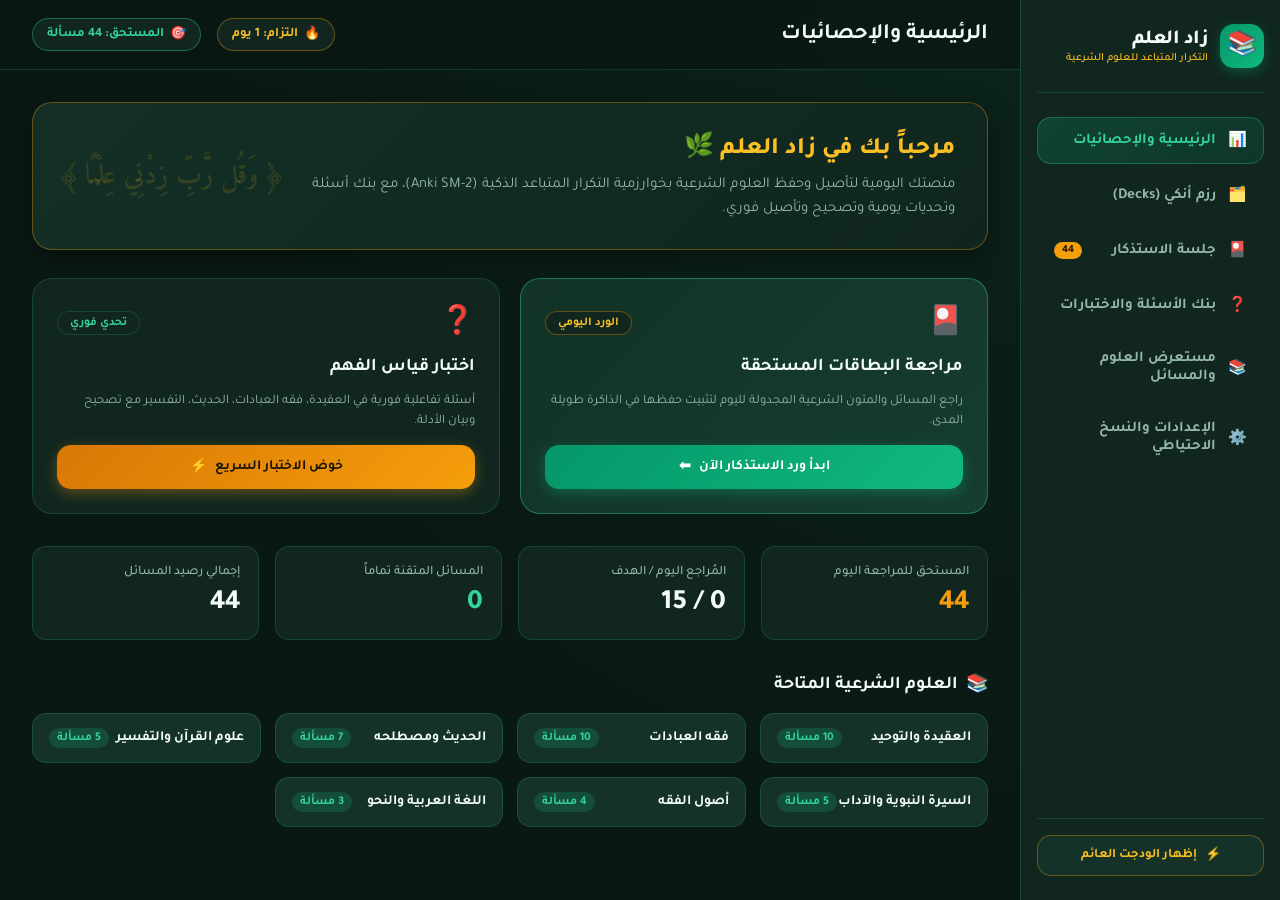
<file: frontend/index.html>
<!DOCTYPE html>
<html lang="ar" dir="rtl">
<head>
  <meta charset="UTF-8">
  <meta name="viewport" content="width=device-width, initial-scale=1.0">
  <title>زاد العلم — رفيقك اليومي لتعلم العلوم الشرعية</title>
  <link rel="stylesheet" href="css/styles.css">
</head>
<body>
  <div class="app-container">
    <!-- Sidebar -->
    <aside class="sidebar">
      <div class="brand">
        <div class="brand-icon">📚</div>
        <div>
          <div class="brand-title">زاد العلم</div>
          <div class="brand-subtitle">التكرار المتباعد للعلوم الشرعية</div>
        </div>
      </div>

      <ul class="nav-list">
        <li>
          <button class="nav-btn active" data-view="dashboard">
            <span>📊</span>
            <span>الرئيسية والإحصائيات</span>
          </button>
        </li>
        <li>
          <button class="nav-btn" data-view="decks">
            <span>🗂️</span>
            <span>رزم أنكي (Decks)</span>
          </button>
        </li>
        <li>
          <button class="nav-btn" data-view="study">
            <span>🎴</span>
            <span>جلسة الاستذكار</span>
            <span class="nav-badge" id="nav-study-badge">0</span>
          </button>
        </li>
        <li>
          <button class="nav-btn" data-view="quiz">
            <span>❓</span>
            <span>بنك الأسئلة والاختبارات</span>
          </button>
        </li>
        <li>
          <button class="nav-btn" data-view="browser">
            <span>📚</span>
            <span>مستعرض العلوم والمسائل</span>
          </button>
        </li>
        <li>
          <button class="nav-btn" data-view="settings">
            <span>⚙️</span>
            <span>الإعدادات والنسخ الاحتياطي</span>
          </button>
        </li>
      </ul>

      <div class="sidebar-footer">
        <button class="widget-quick-btn" onclick="App.openWidget()">
          <span>⚡</span>
          <span>إظهار الودجت العائم</span>
        </button>
      </div>
    </aside>

    <!-- Main View Area -->
    <main class="main-view">
      <!-- Top sticky bar -->
      <header class="top-bar">
        <h1 class="top-title" id="top-bar-title">الرئيسية والإحصائيات</h1>
        <div class="stats-badges">
          <div class="badge-item badge-streak">
            <span>🔥</span>
            <span>التزام: <strong id="top-streak-count">1</strong> يوم</span>
          </div>
          <div class="badge-item badge-due">
            <span>🎯</span>
            <span>المستحق: <strong id="top-due-count">0</strong> مسألة</span>
          </div>
        </div>
      </header>

      <!-- ============================================== -->
      <!-- VIEW 1: DASHBOARD -->
      <!-- ============================================== -->
      <section class="content-section active" id="view-dashboard">
        <div class="welcome-hero">
          <h2 class="hero-title">مرحباً بك في زاد العلم 🌿</h2>
          <p class="hero-subtitle">
            منصتك اليومية لتأصيل وحفظ العلوم الشرعية بخوارزمية التكرار المتباعد الذكية (Anki SM-2)، مع بنك أسئلة وتحديات يومية وتصحيح وتأصيل فوري.
          </p>
        </div>

        <!-- Action Cards Grid -->
        <div class="action-cards-grid">
          <div class="action-card featured">
            <div class="card-top">
              <span class="action-icon">🎴</span>
              <span class="tag-badge" style="color:var(--text-gold); border-color:var(--border-gold);">الورد اليومي</span>
            </div>
            <h3 class="action-card-title">مراجعة البطاقات المستحقة</h3>
            <p class="action-card-desc">راجع المسائل والمتون الشرعية المجدولة لليوم لتثبيت حفظها في الذاكرة طويلة المدى.</p>
            <button class="action-btn btn-primary" onclick="App.switchView('study')">
              <span>ابدأ ورد الاستذكار الآن</span>
              <span>⬅</span>
            </button>
          </div>

          <div class="action-card">
            <div class="card-top">
              <span class="action-icon">❓</span>
              <span class="tag-badge" style="color:var(--text-emerald); border-color:var(--border-color);">تحدي فوري</span>
            </div>
            <h3 class="action-card-title">اختبار قياس الفهم</h3>
            <p class="action-card-desc">أسئلة تفاعلية فورية في العقيدة، فقه العبادات، الحديث، التفسير مع تصحيح وبيان الأدلة.</p>
            <button class="action-btn btn-gold" onclick="App.switchView('quiz')">
              <span>خوض الاختبار السريع</span>
              <span>⚡</span>
            </button>
          </div>
        </div>

        <!-- Metric Numbers -->
        <div class="stats-metrics-grid">
          <div class="metric-card">
            <span class="metric-label">المستحق للمراجعة اليوم</span>
            <span class="metric-value" id="metric-due-val" style="color:var(--accent-gold);">0</span>
          </div>
          <div class="metric-card">
            <span class="metric-label">المُراجع اليوم / الهدف</span>
            <span class="metric-value" id="metric-today-val">0 / 15</span>
          </div>
          <div class="metric-card">
            <span class="metric-label">المسائل المتقنة تماماً</span>
            <span class="metric-value" id="metric-mastered-val" style="color:var(--text-emerald);">0</span>
          </div>
          <div class="metric-card">
            <span class="metric-label">إجمالي رصيد المسائل</span>
            <span class="metric-value" id="metric-total-val">0</span>
          </div>
        </div>

        <!-- Categories breakdown -->
        <h3 class="section-title">
          <span>📚</span>
          <span>العلوم الشرعية المتاحة</span>
        </h3>
        <div class="category-chips-grid" id="category-chips-list">
          <!-- Populated dynamically -->
        </div>
      </section>

      <!-- ============================================== -->
      <!-- VIEW: ANKI DECKS -->
      <!-- ============================================== -->
      <section class="content-section" id="view-decks">
        <div class="anki-header-row">
          <div>
            <h2 style="font-size: 20px; font-weight: 800; color: var(--text-gold); margin-bottom: 4px;">رزم وقوالب أنكي (Anki Decks)</h2>
            <p style="font-size: 13px; color: var(--text-muted);">
              استورد رزمك الخاصة من Anki بصيغة <code>.apkg</code> مع دعم كامل لقوالب البطاقات والوسائط وملء الفراغات (Cloze).
            </p>
          </div>
          <button class="action-btn btn-primary" onclick="DecksManager.triggerFileInput()">
            <span>📥</span>
            <span>استيراد رزمة (.apkg)</span>
          </button>
          <input type="file" id="anki-file-input" accept=".apkg,.colpkg,.zip" style="display:none;" onchange="DecksManager.handleFileSelect(event)">
        </div>

        <!-- Dropzone for Drag & Drop .apkg -->
        <div class="anki-dropzone" id="anki-drop-zone" onclick="DecksManager.triggerFileInput()">
          <div class="dropzone-icon">📦</div>
          <div class="dropzone-title">اسحب وأفلت رزمة أنكي (.apkg) هنا مباشرة</div>
          <div class="dropzone-desc">أو انقر لاختيار ملف من جهازك. يتم استخراج البطاقات، القوالب، وملفات الصوت والصور تلقائياً.</div>
        </div>

        <!-- Decks Grid -->
        <div class="decks-grid" id="decks-grid">
          <!-- Populated by DecksManager -->
        </div>
      </section>

      <!-- ============================================== -->
      <!-- VIEW 2: STUDY / FLASHCARDS -->
      <!-- ============================================== -->
      <section class="content-section" id="view-study">
        <div class="study-container">
          <div class="study-header">
            <div class="study-card-meta">
              <span class="tag-badge tag-category" id="study-card-category">العقيدة</span>
              <span class="tag-badge tag-topic" id="study-card-topic">الأصول الثلاثة</span>
              <span class="tag-badge" id="study-card-difficulty" style="color:var(--text-muted);">مبتدئ</span>
            </div>
            <div id="study-progress-text" style="font-size:13px; color:var(--text-muted); font-weight:600;">بطاقة 1 من 10</div>
          </div>

          <!-- Empty State -->
          <div id="study-empty-state" style="display:none; text-align:center; padding:60px 20px; background:var(--bg-surface); border-radius:var(--radius-lg); border:1px solid var(--border-color);">
            <div style="font-size:48px; margin-bottom:14px;">🎉</div>
            <h3 style="font-size:20px; margin-bottom:8px; color:var(--text-gold);">ما شاء الله! أنهيت جميع مراجعات هذا القسم</h3>
            <p style="color:var(--text-muted); max-width:400px; margin:0 auto 20px; font-size:14px;">لقد راجعت جميع المسائل المستحقة لليوم بنجاح وفق خوارزمية التكرار المتباعد.</p>
            <button class="action-btn btn-primary" style="margin:0 auto;" onclick="App.switchView('dashboard')">العودة للرئيسية</button>
          </div>

          <!-- Card Content Box -->
          <div class="flashcard-box" id="study-card-content">
            <div class="card-question-box">
              <div class="card-question-text" id="study-question-text">
                جارٍ تحميل المسألة...
              </div>
            </div>

            <!-- Answer Box (Hidden until revealed) -->
            <div class="card-answer-box" id="study-answer-box">
              <div class="card-answer-title">💡 الإجابة والتأصيل الشرعي:</div>
              <div class="card-answer-text" id="study-answer-text"></div>
              
              <div class="card-explanation-box" id="study-explanation-box">
                <span class="explanation-label">📖 الدليل والبيان:</span>
                <div id="study-explanation-text"></div>
              </div>
            </div>

            <!-- Reveal Button -->
            <div class="reveal-btn-container" id="study-reveal-box">
              <button class="btn-reveal" onclick="StudySession.revealAnswer()">
                <span>كشف الإجابة الشرعية (المسافة Space)</span>
              </button>
            </div>

            <!-- 4-Rating buttons (Anki SM-2) -->
            <div class="rating-bar" id="study-rating-bar">
              <button class="rate-btn rate-again" onclick="StudySession.submitRating(1)">
                <span class="rating-name">🔴 أعد (1)</span>
                <span class="rating-time" id="est-again">1 يوم</span>
              </button>
              <button class="rate-btn rate-hard" onclick="StudySession.submitRating(2)">
                <span class="rating-name">🟡 صعب (2)</span>
                <span class="rating-time" id="est-hard">2 يوم</span>
              </button>
              <button class="rate-btn rate-good" onclick="StudySession.submitRating(3)">
                <span class="rating-name">🟢 جيد (3)</span>
                <span class="rating-time" id="est-good">4 أيام</span>
              </button>
              <button class="rate-btn rate-easy" onclick="StudySession.submitRating(4)">
                <span class="rating-name">🔵 سهل (4)</span>
                <span class="rating-time" id="est-easy">7 أيام</span>
              </button>
            </div>
          </div>
        </div>
      </section>

      <!-- ============================================== -->
      <!-- VIEW 3: QUIZ MODE -->
      <!-- ============================================== -->
      <section class="content-section" id="view-quiz">
        <div class="quiz-container">
          <div class="quiz-score-bar">
            <div class="study-card-meta">
              <span class="tag-badge tag-category" id="quiz-card-category">فقه العبادات</span>
              <span class="tag-badge tag-topic" id="quiz-card-topic">فقه الطهارة</span>
            </div>
            <div class="score-stats">
              <div>النتيجة: <strong id="quiz-score-val" style="color:var(--text-emerald);">0 / 0</strong></div>
              <div>الدقة: <strong id="quiz-accuracy-val" style="color:var(--text-gold);">100%</strong></div>
            </div>
          </div>

          <!-- Empty State -->
          <div id="quiz-empty-state" style="display:none; text-align:center; padding:60px 20px; background:var(--bg-surface); border-radius:var(--radius-lg);">
            <div style="font-size:48px; margin-bottom:14px;">🎯</div>
            <h3 style="color:var(--text-gold); margin-bottom:8px;">انتهى الاختبار!</h3>
            <p style="color:var(--text-muted); margin-bottom:20px;">أحسنت في استذكار واختبار هذه المسائل الشرعية.</p>
            <button class="action-btn btn-gold" style="margin:0 auto;" onclick="QuizSession.init('all')">إعادة الاختبار مجدداً</button>
          </div>

          <!-- Question Box -->
          <div class="quiz-question-box" id="quiz-question-box">
            <div style="display:flex; justify-content:space-between; margin-bottom:12px; font-size:12px; color:var(--text-muted);">
              <span>اختر الإجابة الصحيحة (يمكن استخدام مفاتيح 1, 2, 3, 4):</span>
              <span id="quiz-progress-text">سؤال 1</span>
            </div>
            <div class="quiz-question-title" id="quiz-question-text">
              جارٍ تحميل السؤال...
            </div>

            <!-- Options Container -->
            <div class="quiz-options-list" id="quiz-options-list">
              <!-- Rendered via JS -->
            </div>

            <!-- Instant Proof and scholarly explanation -->
            <div class="quiz-proof-box" id="quiz-proof-box">
              <div class="quiz-proof-title">
                <span>📖</span>
                <span>التأصيل والدليل الشرعي:</span>
              </div>
              <div class="quiz-proof-text" id="quiz-proof-text"></div>
            </div>

            <!-- Next button -->
            <div class="quiz-next-bar" id="quiz-next-bar">
              <button class="action-btn btn-primary" onclick="QuizSession.nextQuestion()">
                <span>السؤال التالي (المسافة Space)</span>
                <span>⬅</span>
              </button>
            </div>
          </div>
        </div>
      </section>

      <!-- ============================================== -->
      <!-- VIEW 4: DECK BROWSER & MANAGEMENT -->
      <!-- ============================================== -->
      <section class="content-section" id="view-browser">
        <div class="browser-top-bar">
          <div class="search-input-box">
            <input type="text" class="search-input" id="browser-search-input" placeholder="🔍 ابحث في نصوص الأسئلة والمسائل والأدلة...">
          </div>

          <select class="filter-select" id="browser-category-filter">
            <option value="all">جميع العلوم الشرعية</option>
            <option value="العقيدة والتوحيد">العقيدة والتوحيد</option>
            <option value="فقه العبادات">فقه العبادات</option>
            <option value="الحديث ومصطلحه">الحديث ومصطلحه</option>
            <option value="علوم القرآن والتفسير">علوم القرآن والتفسير</option>
            <option value="السيرة النبوية والآداب">السيرة النبوية والآداب</option>
            <option value="أصول الفقه">أصول الفقه</option>
            <option value="اللغة العربية والنحو">اللغة العربية والنحو</option>
          </select>

          <select class="filter-select" id="browser-state-filter">
            <option value="all">جميع الحالات</option>
            <option value="due">المستحقة للمراجعة اليوم</option>
            <option value="new">الجديدة</option>
            <option value="learning">قيد التعلم</option>
            <option value="mastered">المتقنة</option>
          </select>

          <button class="action-btn btn-primary" onclick="DeckBrowser.openAddModal()">
            <span>➕</span>
            <span>إضافة مسألة</span>
          </button>

          <button class="icon-btn" title="تصدير المسائل (JSON)" onclick="DeckBrowser.exportData()">📤</button>
          <button class="icon-btn" title="استيراد مسائل (JSON)" onclick="DeckBrowser.importData()">📥</button>
        </div>

        <div style="font-size:13px; color:var(--text-muted); margin-bottom:12px;" id="browser-count-text">
          جارٍ التحميل...
        </div>

        <div class="browser-cards-list" id="browser-cards-list">
          <!-- Populated dynamically -->
        </div>
      </section>

      <!-- ============================================== -->
      <!-- VIEW 5: SETTINGS -->
      <!-- ============================================== -->
      <section class="content-section" id="view-settings">
        <div style="max-width:680px; margin:0 auto; background:var(--bg-surface); border:1px solid var(--border-color); border-radius:var(--radius-lg); padding:32px;">
          <h2 style="font-size:20px; font-weight:700; margin-bottom:24px; color:var(--text-gold);">إعدادات البرنامج والتفضيلات</h2>

          <div class="form-group">
            <label class="form-label">الهدف اليومي للمراجعة (عدد البطاقات):</label>
            <input type="number" class="form-input" id="setting-daily-goal" min="5" max="100" value="15">
          </div>

          <div class="form-group">
            <label class="form-label">تكرار ظهور الودجت العائم تلقائياً (بالدقائق):</label>
            <input type="number" class="form-input" id="setting-widget-interval" min="5" max="240" value="30">
          </div>

          <div class="form-group" style="flex-direction:row; align-items:center; gap:12px; margin-top:12px;">
            <input type="checkbox" id="setting-widget-enabled" checked style="width:18px; height:18px; cursor:pointer;">
            <label for="setting-widget-enabled" class="form-label" style="margin:0; cursor:pointer;">تفعيل التذكير التلقائي بالودجت على سطح المكتب أثناء العمل</label>
          </div>

          <div class="form-group" style="flex-direction:row; align-items:center; gap:12px;">
            <input type="checkbox" id="setting-sound-enabled" checked style="width:18px; height:18px; cursor:pointer;">
            <label for="setting-sound-enabled" class="form-label" style="margin:0; cursor:pointer;">تفعيل المؤثرات الصوتية التفاعلية الهادئة</label>
          </div>

          <div style="margin:24px 0; padding:16px; background:var(--bg-card); border-radius:var(--radius-md); border:1px solid var(--border-color);">
            <div style="font-size:14px; font-weight:600; margin-bottom:6px;">إجمالي المراجعات المسجلة في مسيرتك العلمية:</div>
            <div style="font-size:26px; font-weight:800; color:var(--text-emerald);" id="setting-total-reviews">0</div>
          </div>

          <div style="display:flex; justify-content:flex-end; gap:12px;">
            <button class="action-btn btn-primary" id="btn-save-settings">حفظ التغييرات</button>
          </div>
        </div>
      </section>
    </main>
  </div>

  <!-- Modal for Add/Edit Card -->
  <div class="modal-overlay" id="card-edit-modal">
    <div class="modal-box">
      <h3 class="modal-title" id="modal-card-title">إضافة مسألة جديدة</h3>

      <div class="form-group">
        <label class="form-label">العلم الشرعي:</label>
        <select class="form-select" id="form-card-category">
          <option value="العقيدة والتوحيد">العقيدة والتوحيد</option>
          <option value="فقه العبادات">فقه العبادات</option>
          <option value="الحديث ومصطلحه">الحديث ومصطلحه</option>
          <option value="علوم القرآن والتفسير">علوم القرآن والتفسير</option>
          <option value="السيرة النبوية والآداب">السيرة النبوية والآداب</option>
          <option value="أصول الفقه">أصول الفقه</option>
          <option value="اللغة العربية والنحو">اللغة العربية والنحو</option>
        </select>
      </div>

      <div class="form-group">
        <label class="form-label">الموضوع / الباب الفرعي:</label>
        <input type="text" class="form-input" id="form-card-topic" placeholder="مثال: الأصول الثلاثة، فقه الصلاة...">
      </div>

      <div class="form-group">
        <label class="form-label">نوع البطاقة:</label>
        <select class="form-select" id="form-card-type" onchange="DeckBrowser.toggleOptionsField()">
          <option value="flashcard">بطاقة استذكار (وجهين: سؤال وجواب وتأصيل)</option>
          <option value="quiz">سؤال اختيار من متعدد (Quiz مع خيارات وتصحيح)</option>
        </select>
      </div>

      <div class="form-group">
        <label class="form-label">نص السؤال أو المسألة:</label>
        <textarea class="form-textarea" id="form-card-question" rows="3" placeholder="اكتب السؤال أو المسألة الشرعية..."></textarea>
      </div>

      <!-- Options container for Quiz -->
      <div class="form-group" id="form-quiz-options-group" style="display:none;">
        <label class="form-label">الخيارات (اكتب كل خيار في سطر منفصل):</label>
        <textarea class="form-textarea" id="form-card-options" rows="4" placeholder="الخيار الأول&#10;الخيار الثاني&#10;الخيار الثالث&#10;الخيار الرابع"></textarea>
        
        <label class="form-label" style="margin-top:8px;">رقم الخيار الصحيح (0 للخيار الأول، 1 للثاني...):</label>
        <input type="number" class="form-input" id="form-card-correct-idx" min="0" max="4" value="0">
      </div>

      <div class="form-group">
        <label class="form-label">الإجابة الشافية:</label>
        <textarea class="form-textarea" id="form-card-answer" rows="3" placeholder="اكتب الحكم أو الجواب الصحيح..."></textarea>
      </div>

      <div class="form-group">
        <label class="form-label">التأصيل والدليل والتعليل الشرعي:</label>
        <textarea class="form-textarea" id="form-card-explanation" rows="3" placeholder="الدليل من القرآن أو السنة وأقوال أهل العلم..."></textarea>
      </div>

      <div class="modal-footer">
        <button class="btn-secondary" onclick="DeckBrowser.closeModal()">إلغاء</button>
        <button class="action-btn btn-primary" onclick="DeckBrowser.saveModalCard()">حفظ المسألة</button>
      </div>
    </div>
  </div>

  <!-- Anki Import Loading Overlay -->
  <div class="loading-overlay" id="anki-import-loading">
    <div class="spinner"></div>
    <div style="font-size: 16px; font-weight: 700;" id="anki-loading-text">جارٍ استيراد رزمة أنكي...</div>
  </div>

  <!-- Anki Import Success Modal -->
  <div class="modal-overlay" id="anki-import-success-modal">
    <div class="modal-box" style="text-align: center;">
      <div style="font-size: 48px; margin-bottom: 12px;">🎉</div>
      <h3 class="modal-title" style="margin-bottom: 8px;">تم استيراد الرزمة بنجاح!</h3>
      <p style="color: var(--text-muted); font-size: 14px; margin-bottom: 24px;">
        تمت قراءة وتحليل بيانات الرزمة وقوالبها بالكامل:
      </p>

      <div style="background: var(--bg-card); border-radius: var(--radius-md); padding: 18px; margin-bottom: 24px; text-align: right; display: flex; flex-direction: column; gap: 8px;">
        <div>📖 <strong>اسم الرزمة:</strong> <span id="import-res-deck" style="color: var(--text-gold);"></span></div>
        <div>🎴 <strong>عدد البطاقات:</strong> <span id="import-res-cards" style="color: var(--text-emerald); font-weight: 700;"></span></div>
        <div>📝 <strong>عدد الملاحظات:</strong> <span id="import-res-notes"></span></div>
        <div>🔊 <strong>ملفات الوسائط المستخرجة:</strong> <span id="import-res-media"></span></div>
      </div>

      <button class="action-btn btn-primary" style="margin: 0 auto; width: 100%;" onclick="DecksManager.closeSuccessModal()">
        ممتاز، ابدأ المراجعة الآن
      </button>
    </div>
  </div>

  <!-- Scripts -->
  <script src="js/tauri-bridge.js"></script>
  <script src="js/anki-template.js"></script>
  <script src="js/decks.js"></script>
  <script src="js/study.js"></script>
  <script src="js/quiz.js"></script>
  <script src="js/browser.js"></script>
  <script src="js/app.js"></script>
</body>
</html>
</file>
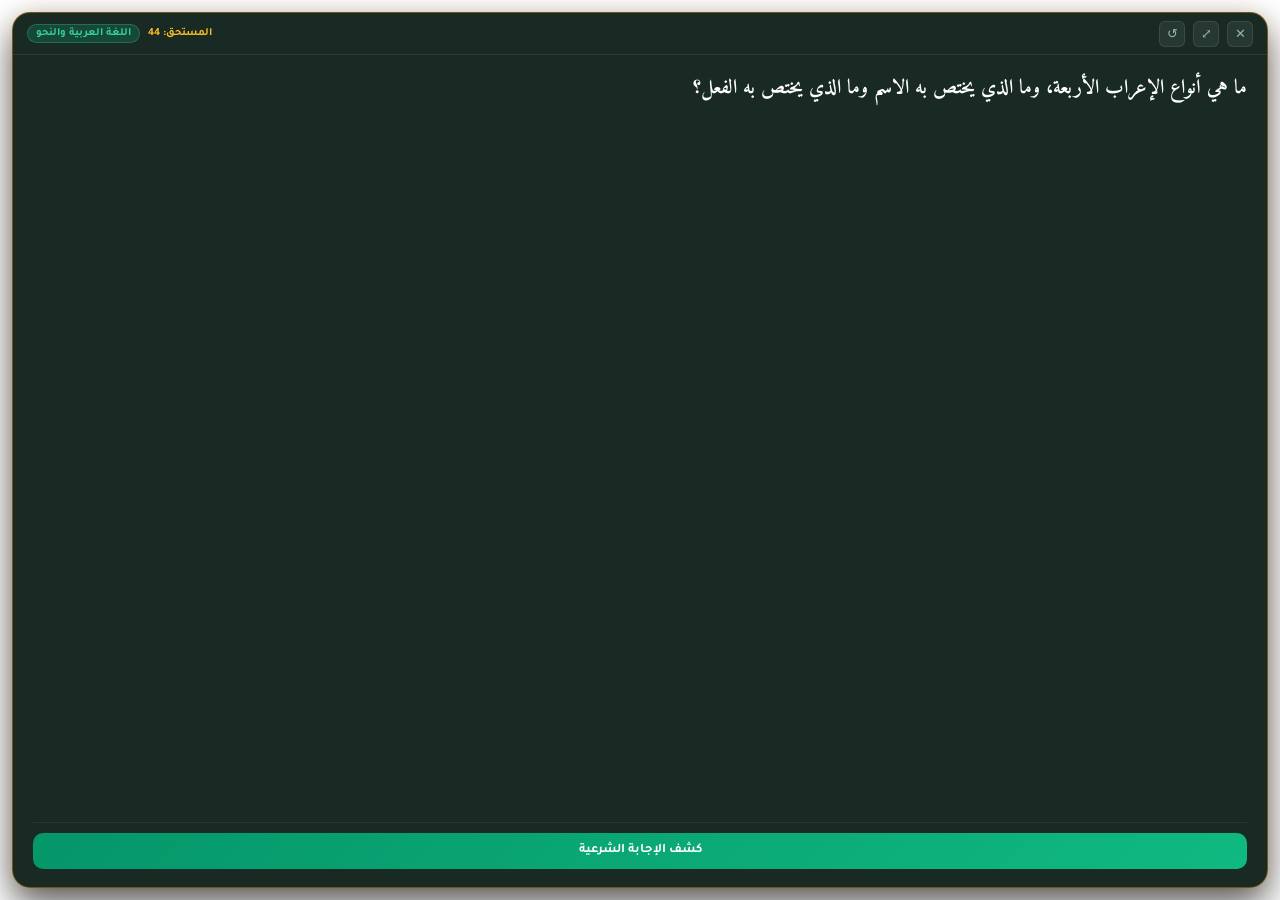
<file: frontend/widget.html>
<!DOCTYPE html>
<html lang="ar" dir="rtl">
<head>
  <meta charset="UTF-8">
  <meta name="viewport" content="width=device-width, initial-scale=1.0">
  <title>زاد العلم — الودجت السريع</title>
  <link rel="stylesheet" href="css/widget.css">
</head>
<body>
  <div class="widget-frame">
    <div class="widget-window">
      <!-- Drag Handle Header -->
      <div class="widget-header">
        <div class="header-left">
          <button class="w-btn w-btn-close" id="w-btn-close" title="إخفاء الودجت">✕</button>
          <button class="w-btn" id="w-btn-expand" title="فتح النافذة الرئيسية">⤢</button>
          <button class="w-btn" id="w-btn-next" title="المسألة التالية">↺</button>
        </div>

        <div class="header-right">
          <span class="widget-due-badge">المستحق: <strong id="w-due-count">0</strong></span>
          <span class="widget-badge" id="w-category-badge">العقيدة</span>
        </div>
      </div>

      <!-- Main Body -->
      <div class="widget-body">
        <div class="w-question-box">
          <div class="w-question-text" id="w-question-text">
            جارٍ استحضار مسألة شرعية...
          </div>
        </div>

        <!-- Quiz Options (Shown if question has multiple choice options) -->
        <div class="w-options-list" id="w-options-list"></div>

        <!-- Answer / Proof Box -->
        <div class="w-answer-box" id="w-answer-box">
          <strong style="color:var(--text-gold); display:block; margin-bottom:4px;">💡 الإجابة والتأصيل:</strong>
          <div id="w-answer-text"></div>
          <div class="w-explanation-text" id="w-explanation-text"></div>
        </div>

        <!-- Footer Controls -->
        <div class="w-footer">
          <!-- Reveal Button for Flashcard mode -->
          <button class="w-reveal-btn" id="w-reveal-btn">كشف الإجابة الشرعية</button>

          <!-- SM-2 Rating Grid (Shown after reveal) -->
          <div class="w-rating-grid" id="w-rating-grid">
            <button class="w-rate-btn w-rate-again" id="w-btn-again">أعد</button>
            <button class="w-rate-btn w-rate-hard" id="w-btn-hard">صعب</button>
            <button class="w-rate-btn w-rate-good" id="w-btn-good">جيد</button>
            <button class="w-rate-btn w-rate-easy" id="w-btn-easy">سهل</button>
          </div>
        </div>
      </div>
    </div>
  </div>

  <script src="js/tauri-bridge.js"></script>
  <script src="js/anki-template.js"></script>
  <script src="js/widget.js"></script>
</body>
</html>
</file>
<file: frontend/css/styles.css>
@import url('https://fonts.googleapis.com/css2?family=Amiri:ital,wght@0,400;0,700;1,400&family=Tajawal:wght@300;400;500;700;900&display=swap');

:root {
  --bg-main: #0a1813;
  --bg-surface: #10261f;
  --bg-card: #153229;
  --bg-card-hover: #1c4236;
  --border-color: rgba(52, 211, 153, 0.18);
  --border-gold: rgba(245, 158, 11, 0.35);

  --text-main: #f3fbf7;
  --text-muted: #93b7a8;
  --text-gold: #fbbf24;
  --text-emerald: #34d399;

  --accent-primary: #10b981;
  --accent-primary-hover: #059669;
  --accent-gold: #f59e0b;
  --accent-gold-hover: #d97706;

  --color-again: #ef4444;
  --color-hard: #f59e0b;
  --color-good: #10b981;
  --color-easy: #3b82f6;

  --radius-sm: 8px;
  --radius-md: 14px;
  --radius-lg: 20px;
  --radius-full: 9999px;

  --shadow-sm: 0 2px 8px rgba(0, 0, 0, 0.25);
  --shadow-md: 0 8px 24px rgba(0, 0, 0, 0.35);
  --shadow-lg: 0 16px 40px rgba(0, 0, 0, 0.5);
  --shadow-gold: 0 0 20px rgba(245, 158, 11, 0.2);

  --font-arabic: 'Tajawal', -apple-system, BlinkMacSystemFont, 'Segoe UI', Roboto, sans-serif;
  --font-traditional: 'Amiri', serif;
}

* {
  margin: 0;
  padding: 0;
  box-sizing: border-box;
}

body {
  font-family: var(--font-arabic);
  background-color: var(--bg-main);
  color: var(--text-main);
  direction: rtl;
  text-align: right;
  min-height: 100vh;
  overflow-x: hidden;
  user-select: none;
}

/* Scrollbars */
::-webkit-scrollbar {
  width: 8px;
  height: 8px;
}
::-webkit-scrollbar-track {
  background: var(--bg-main);
}
::-webkit-scrollbar-thumb {
  background: var(--bg-card-hover);
  border-radius: var(--radius-full);
}
::-webkit-scrollbar-thumb:hover {
  background: var(--accent-primary);
}

/* App Container Layout */
.app-container {
  display: flex;
  height: 100vh;
  overflow: hidden;
}

/* Sidebar Navigation */
.sidebar {
  width: 260px;
  background: var(--bg-surface);
  border-left: 1px solid var(--border-color);
  display: flex;
  flex-direction: column;
  padding: 24px 16px;
  flex-shrink: 0;
}

.brand {
  display: flex;
  align-items: center;
  gap: 12px;
  padding-bottom: 24px;
  border-bottom: 1px solid var(--border-color);
  margin-bottom: 24px;
}

.brand-icon {
  width: 44px;
  height: 44px;
  border-radius: var(--radius-md);
  background: linear-gradient(135deg, #059669, #10b981);
  display: flex;
  align-items: center;
  justify-content: center;
  font-size: 24px;
  box-shadow: 0 4px 12px rgba(16, 185, 129, 0.3);
}

.brand-title {
  font-size: 20px;
  font-weight: 800;
  color: var(--text-main);
  letter-spacing: -0.5px;
}

.brand-subtitle {
  font-size: 11px;
  color: var(--text-gold);
  font-weight: 500;
}

.nav-list {
  list-style: none;
  display: flex;
  flex-direction: column;
  gap: 8px;
  flex: 1;
}

.nav-btn {
  display: flex;
  align-items: center;
  gap: 12px;
  width: 100%;
  padding: 12px 16px;
  border-radius: var(--radius-md);
  background: transparent;
  border: 1px solid transparent;
  color: var(--text-muted);
  font-family: inherit;
  font-size: 15px;
  font-weight: 600;
  cursor: pointer;
  transition: all 0.2s ease;
  text-align: right;
}

.nav-btn:hover {
  background: var(--bg-card);
  color: var(--text-main);
}

.nav-btn.active {
  background: linear-gradient(135deg, rgba(16, 185, 129, 0.2), rgba(5, 150, 105, 0.15));
  border-color: rgba(52, 211, 153, 0.3);
  color: var(--text-emerald);
}

.nav-badge {
  margin-right: auto;
  background: var(--accent-gold);
  color: #1a1505;
  font-size: 11px;
  font-weight: 700;
  padding: 2px 8px;
  border-radius: var(--radius-full);
}

.sidebar-footer {
  padding-top: 16px;
  border-top: 1px solid var(--border-color);
  display: flex;
  flex-direction: column;
  gap: 10px;
}

.widget-quick-btn {
  display: flex;
  align-items: center;
  justify-content: center;
  gap: 8px;
  padding: 10px;
  background: var(--bg-card);
  border: 1px solid var(--border-gold);
  color: var(--text-gold);
  border-radius: var(--radius-md);
  font-family: inherit;
  font-size: 13px;
  font-weight: 600;
  cursor: pointer;
  transition: all 0.2s;
}

.widget-quick-btn:hover {
  background: rgba(245, 158, 11, 0.15);
  box-shadow: var(--shadow-gold);
}

/* Main Content Area */
.main-view {
  flex: 1;
  display: flex;
  flex-direction: column;
  height: 100vh;
  overflow-y: auto;
  background: radial-gradient(circle at top right, rgba(16, 185, 129, 0.07), transparent 60%);
}

.top-bar {
  padding: 18px 32px;
  display: flex;
  align-items: center;
  justify-content: space-between;
  border-bottom: 1px solid var(--border-color);
  backdrop-filter: blur(8px);
  position: sticky;
  top: 0;
  z-index: 10;
  background: rgba(10, 24, 19, 0.85);
}

.top-title {
  font-size: 22px;
  font-weight: 700;
}

.stats-badges {
  display: flex;
  align-items: center;
  gap: 16px;
}

.badge-item {
  display: flex;
  align-items: center;
  gap: 6px;
  padding: 6px 14px;
  background: var(--bg-surface);
  border: 1px solid var(--border-color);
  border-radius: var(--radius-full);
  font-size: 13px;
  font-weight: 600;
}

.badge-streak {
  border-color: rgba(245, 158, 11, 0.4);
  color: var(--text-gold);
}

.badge-due {
  border-color: rgba(52, 211, 153, 0.4);
  color: var(--text-emerald);
}

/* Page Views Content */
.content-section {
  padding: 32px;
  flex: 1;
  display: none;
}

.content-section.active {
  display: block;
  animation: fadeIn 0.25s ease-out;
}

@keyframes fadeIn {
  from { opacity: 0; transform: translateY(6px); }
  to { opacity: 1; transform: translateY(0); }
}

/* ================================================= */
/* DASHBOARD */
/* ================================================= */
.welcome-hero {
  background: linear-gradient(135deg, rgba(21, 50, 41, 0.9), rgba(16, 38, 31, 0.95));
  border: 1px solid var(--border-gold);
  border-radius: var(--radius-lg);
  padding: 28px 32px;
  margin-bottom: 28px;
  position: relative;
  overflow: hidden;
  box-shadow: var(--shadow-md);
}

.welcome-hero::after {
  content: '﴿ وَقُل رَّبِّ زِدْنِي عِلْمًا ﴾';
  position: absolute;
  left: 24px;
  top: 50%;
  transform: translateY(-50%);
  font-family: var(--font-traditional);
  font-size: 28px;
  color: rgba(251, 191, 36, 0.15);
  font-weight: 700;
  pointer-events: none;
}

.hero-title {
  font-size: 24px;
  font-weight: 800;
  margin-bottom: 8px;
  color: var(--text-gold);
}

.hero-subtitle {
  color: var(--text-muted);
  font-size: 15px;
  max-width: 650px;
  line-height: 1.6;
}

/* Quick Action Bar */
.action-cards-grid {
  display: grid;
  grid-template-columns: repeat(auto-fit, minmax(280px, 1fr));
  gap: 20px;
  margin-bottom: 32px;
}

.action-card {
  background: var(--bg-surface);
  border: 1px solid var(--border-color);
  border-radius: var(--radius-lg);
  padding: 24px;
  display: flex;
  flex-direction: column;
  gap: 14px;
  transition: all 0.25s ease;
  position: relative;
  overflow: hidden;
}

.action-card:hover {
  transform: translateY(-3px);
  border-color: var(--accent-primary);
  box-shadow: var(--shadow-md);
}

.action-card.featured {
  background: linear-gradient(135deg, #123326, #163d2e);
  border-color: rgba(52, 211, 153, 0.4);
}

.card-top {
  display: flex;
  align-items: center;
  justify-content: space-between;
}

.action-icon {
  font-size: 28px;
}

.action-card-title {
  font-size: 18px;
  font-weight: 700;
}

.action-card-desc {
  font-size: 13px;
  color: var(--text-muted);
  line-height: 1.5;
  flex: 1;
}

.action-btn {
  padding: 12px 20px;
  border-radius: var(--radius-md);
  border: none;
  font-family: inherit;
  font-size: 14px;
  font-weight: 700;
  cursor: pointer;
  display: flex;
  align-items: center;
  justify-content: center;
  gap: 8px;
  transition: all 0.2s ease;
}

.btn-primary {
  background: linear-gradient(135deg, #059669, #10b981);
  color: #fff;
  box-shadow: 0 4px 14px rgba(16, 185, 129, 0.35);
}

.btn-primary:hover {
  background: linear-gradient(135deg, #047857, #059669);
  transform: scale(1.02);
}

.btn-gold {
  background: linear-gradient(135deg, #d97706, #f59e0b);
  color: #1c1505;
  box-shadow: 0 4px 14px rgba(245, 158, 11, 0.35);
}

.btn-gold:hover {
  background: linear-gradient(135deg, #b45309, #d97706);
  transform: scale(1.02);
}

/* Stats Metrics Grid */
.stats-metrics-grid {
  display: grid;
  grid-template-columns: repeat(4, 1fr);
  gap: 16px;
  margin-bottom: 32px;
}

.metric-card {
  background: var(--bg-surface);
  border: 1px solid var(--border-color);
  border-radius: var(--radius-md);
  padding: 18px;
  display: flex;
  flex-direction: column;
  gap: 6px;
}

.metric-label {
  font-size: 13px;
  color: var(--text-muted);
  font-weight: 500;
}

.metric-value {
  font-size: 28px;
  font-weight: 800;
  color: var(--text-main);
}

/* Categories Progress */
.section-title {
  font-size: 18px;
  font-weight: 700;
  margin-bottom: 16px;
  display: flex;
  align-items: center;
  gap: 8px;
}

.category-chips-grid {
  display: grid;
  grid-template-columns: repeat(auto-fill, minmax(220px, 1fr));
  gap: 14px;
}

.category-chip {
  background: var(--bg-card);
  border: 1px solid var(--border-color);
  border-radius: var(--radius-md);
  padding: 14px 16px;
  display: flex;
  align-items: center;
  justify-content: space-between;
  cursor: pointer;
  transition: all 0.2s;
}

.category-chip:hover {
  background: var(--bg-card-hover);
  border-color: var(--text-emerald);
}

.category-chip-name {
  font-size: 14px;
  font-weight: 600;
}

.category-chip-count {
  font-size: 12px;
  background: rgba(16, 185, 129, 0.2);
  color: var(--text-emerald);
  padding: 3px 8px;
  border-radius: var(--radius-full);
  font-weight: 700;
}

/* ================================================= */
/* STUDY / FLASHCARDS VIEW (ANKI STYLE) */
/* ================================================= */
.study-container {
  max-width: 760px;
  margin: 0 auto;
  display: flex;
  flex-direction: column;
  gap: 20px;
}

.study-header {
  display: flex;
  align-items: center;
  justify-content: space-between;
}

.study-card-meta {
  display: flex;
  align-items: center;
  gap: 10px;
}

.tag-badge {
  padding: 4px 12px;
  border-radius: var(--radius-full);
  font-size: 12px;
  font-weight: 600;
  background: var(--bg-surface);
  border: 1px solid var(--border-color);
}

.tag-category {
  color: var(--text-emerald);
  border-color: rgba(52, 211, 153, 0.3);
}

.tag-topic {
  color: var(--text-gold);
  border-color: rgba(245, 158, 11, 0.3);
}

/* Flashcard Component */
.flashcard-box {
  background: var(--bg-surface);
  border: 1px solid var(--border-color);
  border-radius: var(--radius-lg);
  min-height: 380px;
  padding: 36px 40px;
  display: flex;
  flex-direction: column;
  justify-content: space-between;
  position: relative;
  box-shadow: var(--shadow-lg);
  transition: all 0.3s ease;
}

.card-question-box {
  flex: 1;
  display: flex;
  flex-direction: column;
  justify-content: center;
  text-align: center;
  padding: 20px 0;
}

.card-question-text {
  font-family: var(--font-traditional);
  font-size: 26px;
  line-height: 1.7;
  color: #fff;
  font-weight: 700;
}

.card-answer-box {
  display: none;
  border-top: 1px dashed var(--border-gold);
  padding-top: 24px;
  margin-top: 20px;
  text-align: right;
  animation: fadeIn 0.3s ease;
}

.card-answer-box.revealed {
  display: block;
}

.card-answer-title {
  font-size: 13px;
  color: var(--text-gold);
  font-weight: 700;
  margin-bottom: 8px;
}

.card-answer-text {
  font-size: 16px;
  line-height: 1.7;
  color: var(--text-main);
  margin-bottom: 16px;
  white-space: pre-line;
}

.card-explanation-box {
  background: rgba(16, 185, 129, 0.08);
  border-right: 3px solid var(--accent-primary);
  border-radius: 0 var(--radius-sm) var(--radius-sm) 0;
  padding: 14px 18px;
  font-size: 14px;
  line-height: 1.6;
  color: var(--text-muted);
}

.explanation-label {
  color: var(--text-emerald);
  font-weight: 700;
  margin-bottom: 4px;
  display: block;
}

/* Reveal Answer Button */
.reveal-btn-container {
  display: flex;
  justify-content: center;
  padding-top: 16px;
}

.btn-reveal {
  padding: 14px 48px;
  border-radius: var(--radius-full);
  background: linear-gradient(135deg, #059669, #10b981);
  border: none;
  color: #fff;
  font-family: inherit;
  font-size: 16px;
  font-weight: 700;
  cursor: pointer;
  box-shadow: 0 4px 16px rgba(16, 185, 129, 0.4);
  transition: all 0.2s;
}

.btn-reveal:hover {
  transform: translateY(-2px);
  box-shadow: 0 6px 20px rgba(16, 185, 129, 0.5);
}

/* Rating Controls (Anki 4-scale buttons) */
.rating-bar {
  display: none;
  grid-template-columns: repeat(4, 1fr);
  gap: 12px;
  padding-top: 16px;
}

.rating-bar.active {
  display: grid;
  animation: fadeIn 0.25s ease;
}

.rate-btn {
  padding: 14px 10px;
  border-radius: var(--radius-md);
  border: 1px solid transparent;
  background: var(--bg-card);
  color: #fff;
  font-family: inherit;
  cursor: pointer;
  display: flex;
  flex-direction: column;
  align-items: center;
  gap: 4px;
  transition: all 0.2s;
}

.rate-btn:hover {
  transform: translateY(-2px);
}

.rate-btn .rating-name {
  font-size: 15px;
  font-weight: 700;
}

.rate-btn .rating-time {
  font-size: 11px;
  opacity: 0.8;
}

.rate-again {
  background: rgba(239, 68, 68, 0.15);
  border-color: rgba(239, 68, 68, 0.4);
  color: #f87171;
}
.rate-again:hover {
  background: rgba(239, 68, 68, 0.3);
}

.rate-hard {
  background: rgba(245, 158, 11, 0.15);
  border-color: rgba(245, 158, 11, 0.4);
  color: #fbbf24;
}
.rate-hard:hover {
  background: rgba(245, 158, 11, 0.3);
}

.rate-good {
  background: rgba(16, 185, 129, 0.15);
  border-color: rgba(16, 185, 129, 0.4);
  color: #34d399;
}
.rate-good:hover {
  background: rgba(16, 185, 129, 0.3);
}

.rate-easy {
  background: rgba(59, 130, 246, 0.15);
  border-color: rgba(59, 130, 246, 0.4);
  color: #60a5fa;
}
.rate-easy:hover {
  background: rgba(59, 130, 246, 0.3);
}

/* ================================================= */
/* QUIZ MODE VIEW (INSTANT CORRECTION) */
/* ================================================= */
.quiz-container {
  max-width: 760px;
  margin: 0 auto;
  display: flex;
  flex-direction: column;
  gap: 24px;
}

.quiz-score-bar {
  display: flex;
  align-items: center;
  justify-content: space-between;
  padding: 14px 20px;
  background: var(--bg-surface);
  border: 1px solid var(--border-color);
  border-radius: var(--radius-md);
}

.score-stats {
  display: flex;
  gap: 16px;
  font-size: 14px;
  font-weight: 600;
}

.quiz-question-box {
  background: var(--bg-surface);
  border: 1px solid var(--border-color);
  border-radius: var(--radius-lg);
  padding: 32px;
  box-shadow: var(--shadow-md);
}

.quiz-question-title {
  font-family: var(--font-traditional);
  font-size: 24px;
  line-height: 1.6;
  color: #fff;
  font-weight: 700;
  margin-bottom: 24px;
}

.quiz-options-list {
  display: flex;
  flex-direction: column;
  gap: 12px;
}

.quiz-opt-btn {
  display: flex;
  align-items: center;
  gap: 14px;
  padding: 16px 20px;
  border-radius: var(--radius-md);
  background: var(--bg-card);
  border: 1px solid var(--border-color);
  color: var(--text-main);
  font-family: inherit;
  font-size: 15px;
  font-weight: 600;
  cursor: pointer;
  transition: all 0.2s ease;
  text-align: right;
  width: 100%;
}

.quiz-opt-btn:hover:not(:disabled) {
  background: var(--bg-card-hover);
  border-color: var(--text-emerald);
  transform: translateX(-4px);
}

.quiz-opt-idx {
  width: 32px;
  height: 32px;
  border-radius: var(--radius-full);
  background: rgba(255, 255, 255, 0.08);
  display: flex;
  align-items: center;
  justify-content: center;
  font-size: 14px;
  font-weight: 700;
  flex-shrink: 0;
}

/* Quiz Option States */
.quiz-opt-btn.correct {
  background: rgba(16, 185, 129, 0.2) !important;
  border-color: #10b981 !important;
  color: #6ee7b7 !important;
}
.quiz-opt-btn.correct .quiz-opt-idx {
  background: #10b981;
  color: #064e3b;
}

.quiz-opt-btn.wrong {
  background: rgba(239, 68, 68, 0.2) !important;
  border-color: #ef4444 !important;
  color: #fca5a5 !important;
}
.quiz-opt-btn.wrong .quiz-opt-idx {
  background: #ef4444;
  color: #fff;
}

/* Quiz Explanation / Proof box */
.quiz-proof-box {
  display: none;
  margin-top: 24px;
  padding: 20px;
  background: rgba(245, 158, 11, 0.06);
  border: 1px solid rgba(245, 158, 11, 0.3);
  border-radius: var(--radius-md);
  animation: fadeIn 0.3s ease;
}

.quiz-proof-box.active {
  display: block;
}

.quiz-proof-title {
  display: flex;
  align-items: center;
  gap: 8px;
  font-size: 14px;
  font-weight: 700;
  color: var(--text-gold);
  margin-bottom: 8px;
}

.quiz-proof-text {
  font-size: 14px;
  line-height: 1.7;
  color: var(--text-main);
}

.quiz-next-bar {
  display: none;
  justify-content: flex-end;
  margin-top: 20px;
}

.quiz-next-bar.active {
  display: flex;
}

/* ================================================= */
/* DECK BROWSER & CARD MANAGEMENT */
/* ================================================= */
.browser-top-bar {
  display: flex;
  gap: 16px;
  margin-bottom: 24px;
  flex-wrap: wrap;
}

.search-input-box {
  flex: 1;
  min-width: 260px;
  position: relative;
}

.search-input {
  width: 100%;
  padding: 12px 16px 12px 40px;
  background: var(--bg-surface);
  border: 1px solid var(--border-color);
  border-radius: var(--radius-md);
  color: var(--text-main);
  font-family: inherit;
  font-size: 14px;
  outline: none;
}

.search-input:focus {
  border-color: var(--accent-primary);
}

.filter-select {
  padding: 12px 16px;
  background: var(--bg-surface);
  border: 1px solid var(--border-color);
  border-radius: var(--radius-md);
  color: var(--text-main);
  font-family: inherit;
  font-size: 14px;
  outline: none;
  cursor: pointer;
}

.browser-cards-list {
  display: flex;
  flex-direction: column;
  gap: 12px;
}

.browser-card-row {
  background: var(--bg-surface);
  border: 1px solid var(--border-color);
  border-radius: var(--radius-md);
  padding: 16px 20px;
  display: flex;
  align-items: center;
  justify-content: space-between;
  gap: 16px;
  transition: all 0.2s;
}

.browser-card-row:hover {
  background: var(--bg-card);
  border-color: rgba(52, 211, 153, 0.4);
}

.row-info {
  flex: 1;
  display: flex;
  flex-direction: column;
  gap: 4px;
}

.row-badges {
  display: flex;
  gap: 8px;
}

.row-question {
  font-size: 15px;
  font-weight: 600;
  color: var(--text-main);
}

.row-answer {
  font-size: 13px;
  color: var(--text-muted);
  max-width: 600px;
  white-space: nowrap;
  overflow: hidden;
  text-overflow: ellipsis;
}

.row-actions {
  display: flex;
  gap: 8px;
}

.icon-btn {
  width: 36px;
  height: 36px;
  border-radius: var(--radius-sm);
  background: var(--bg-card);
  border: 1px solid var(--border-color);
  color: var(--text-muted);
  display: flex;
  align-items: center;
  justify-content: center;
  cursor: pointer;
  transition: all 0.2s;
  font-size: 15px;
}

.icon-btn:hover {
  color: var(--text-main);
  border-color: var(--text-emerald);
}

.icon-btn.danger:hover {
  color: #ef4444;
  border-color: #ef4444;
}

/* Modal styles for Add/Edit Card */
.modal-overlay {
  position: fixed;
  inset: 0;
  background: rgba(0, 0, 0, 0.75);
  backdrop-filter: blur(4px);
  display: none;
  align-items: center;
  justify-content: center;
  z-index: 100;
}

.modal-overlay.active {
  display: flex;
  animation: fadeIn 0.2s ease;
}

.modal-box {
  background: var(--bg-surface);
  border: 1px solid var(--border-gold);
  border-radius: var(--radius-lg);
  width: 90%;
  max-width: 640px;
  max-height: 90vh;
  overflow-y: auto;
  padding: 28px;
  box-shadow: var(--shadow-lg);
}

.modal-title {
  font-size: 20px;
  font-weight: 700;
  margin-bottom: 20px;
  color: var(--text-gold);
}

.form-group {
  display: flex;
  flex-direction: column;
  gap: 8px;
  margin-bottom: 16px;
}

.form-label {
  font-size: 13px;
  font-weight: 600;
  color: var(--text-muted);
}

.form-input, .form-textarea, .form-select {
  padding: 12px 14px;
  background: var(--bg-card);
  border: 1px solid var(--border-color);
  border-radius: var(--radius-sm);
  color: var(--text-main);
  font-family: inherit;
  font-size: 14px;
  outline: none;
}

.form-input:focus, .form-textarea:focus, .form-select:focus {
  border-color: var(--accent-primary);
}

.modal-footer {
  display: flex;
  justify-content: flex-end;
  gap: 12px;
  margin-top: 24px;
}

.btn-secondary {
  padding: 10px 20px;
  border-radius: var(--radius-md);
  background: var(--bg-card);
  border: 1px solid var(--border-color);
  color: var(--text-main);
  font-family: inherit;
  font-weight: 600;
  cursor: pointer;
}

/* ================================================= */
/* ANKI DECKS & TEMPLATES */
/* ================================================= */
.anki-header-row {
  display: flex;
  justify-content: space-between;
  align-items: center;
  margin-bottom: 24px;
  flex-wrap: wrap;
  gap: 16px;
}

.anki-dropzone {
  background: var(--bg-surface);
  border: 2px dashed var(--border-gold);
  border-radius: var(--radius-lg);
  padding: 32px 24px;
  text-align: center;
  margin-bottom: 32px;
  transition: all 0.25s ease;
  cursor: pointer;
}

.anki-dropzone:hover, .anki-dropzone.drag-active {
  background: rgba(245, 158, 11, 0.08);
  border-color: var(--accent-gold);
  transform: scale(1.01);
}

.dropzone-icon {
  font-size: 38px;
  margin-bottom: 10px;
}

.dropzone-title {
  font-size: 18px;
  font-weight: 700;
  color: var(--text-gold);
  margin-bottom: 6px;
}

.dropzone-desc {
  font-size: 13px;
  color: var(--text-muted);
}

.decks-grid {
  display: grid;
  grid-template-columns: repeat(auto-fill, minmax(320px, 1fr));
  gap: 20px;
}

.deck-card {
  background: var(--bg-surface);
  border: 1px solid var(--border-color);
  border-radius: var(--radius-lg);
  padding: 22px;
  display: flex;
  flex-direction: column;
  justify-content: space-between;
  gap: 16px;
  transition: all 0.2s ease;
}

.deck-card:hover {
  transform: translateY(-3px);
  border-color: var(--accent-primary);
  box-shadow: var(--shadow-md);
}

.deck-card.has-due {
  border-color: rgba(245, 158, 11, 0.4);
}

.deck-card-header {
  display: flex;
  align-items: flex-start;
  gap: 12px;
}

.deck-icon {
  font-size: 26px;
}

.deck-meta {
  flex: 1;
}

.deck-name {
  font-size: 17px;
  font-weight: 700;
  color: var(--text-main);
  margin-bottom: 4px;
}

.deck-desc {
  font-size: 12px;
  color: var(--text-muted);
}

.deck-counts-row {
  display: flex;
  gap: 10px;
}

.deck-count-pill {
  flex: 1;
  padding: 8px 12px;
  border-radius: var(--radius-sm);
  background: var(--bg-card);
  display: flex;
  flex-direction: column;
  align-items: center;
  gap: 2px;
}

.deck-count-pill.highlight {
  background: rgba(245, 158, 11, 0.15);
  border: 1px solid rgba(245, 158, 11, 0.4);
}

.count-label {
  font-size: 11px;
  color: var(--text-muted);
}

.count-val {
  font-size: 16px;
  font-weight: 800;
  color: var(--text-main);
}

.deck-count-pill.highlight .count-val {
  color: var(--text-gold);
}

.deck-actions-row {
  display: flex;
  gap: 10px;
}

.btn-sm {
  padding: 8px 14px;
  font-size: 12px;
  flex: 1;
}

/* Cloze Deletion Styling */
.cloze {
  font-weight: 700;
  padding: 2px 8px;
  border-radius: 4px;
  display: inline-block;
}

.cloze-hidden {
  background: rgba(52, 211, 153, 0.2);
  color: #34d399;
  border: 1px dashed #34d399;
}

.cloze-revealed {
  background: rgba(245, 158, 11, 0.25);
  color: #fbbf24;
  border-bottom: 2px solid #f59e0b;
}

.cloze-inactive {
  opacity: 0.9;
}

/* Sound Button Styling */
.anki-sound-btn {
  display: inline-flex;
  align-items: center;
  gap: 6px;
  padding: 6px 14px;
  border-radius: var(--radius-full);
  background: var(--bg-card);
  border: 1px solid var(--border-gold);
  color: var(--text-gold);
  font-family: inherit;
  font-size: 13px;
  font-weight: 600;
  cursor: pointer;
  margin: 6px 0;
  transition: all 0.2s;
}

.anki-sound-btn:hover {
  background: rgba(245, 158, 11, 0.2);
  transform: scale(1.03);
}

/* Loading Overlay */
.loading-overlay {
  position: fixed;
  inset: 0;
  background: rgba(0, 0, 0, 0.85);
  backdrop-filter: blur(6px);
  display: none;
  flex-direction: column;
  align-items: center;
  justify-content: center;
  z-index: 200;
  color: #fff;
  gap: 16px;
}

.spinner {
  width: 48px;
  height: 48px;
  border: 4px solid rgba(52, 211, 153, 0.2);
  border-top-color: var(--text-emerald);
  border-radius: 50%;
  animation: spin 0.8s linear infinite;
}

@keyframes spin {
  to { transform: rotate(360deg); }
}
</file>
<file: frontend/css/widget.css>
@import url('https://fonts.googleapis.com/css2?family=Amiri:ital,wght@0,400;0,700;1,400&family=Tajawal:wght@400;600;700;900&display=swap');

:root {
  --bg-widget: rgba(13, 31, 25, 0.95);
  --border-gold: rgba(245, 158, 11, 0.4);
  --border-emerald: rgba(52, 211, 153, 0.3);
  --text-main: #f3fbf7;
  --text-gold: #fbbf24;
  --text-emerald: #34d399;
  --text-muted: #93b7a8;
}

* {
  margin: 0;
  padding: 0;
  box-sizing: border-box;
}

body {
  font-family: 'Tajawal', sans-serif;
  background: transparent;
  color: var(--text-main);
  direction: rtl;
  text-align: right;
  height: 100vh;
  overflow: hidden;
  user-select: none;
}

.widget-frame {
  height: 100vh;
  padding: 12px;
  box-sizing: border-box;
}

.widget-window {
  height: 100%;
  background: var(--bg-widget);
  border: 1px solid var(--border-gold);
  border-radius: 18px;
  box-shadow: 0 16px 36px rgba(0, 0, 0, 0.65), 0 0 16px rgba(245, 158, 11, 0.15);
  backdrop-filter: blur(20px);
  display: flex;
  flex-direction: column;
  overflow: hidden;
}

/* Drag Header */
.widget-header {
  height: 42px;
  padding: 0 14px;
  display: flex;
  align-items: center;
  justify-content: space-between;
  border-bottom: 1px solid rgba(255, 255, 255, 0.08);
  cursor: grab;
  -webkit-app-region: drag;
}

.header-left {
  display: flex;
  align-items: center;
  gap: 8px;
  -webkit-app-region: no-drag;
}

.header-right {
  display: flex;
  align-items: center;
  gap: 8px;
  -webkit-app-region: no-drag;
}

.widget-badge {
  font-size: 11px;
  font-weight: 700;
  padding: 2px 8px;
  border-radius: 9999px;
  background: rgba(16, 185, 129, 0.2);
  color: var(--text-emerald);
  border: 1px solid var(--border-emerald);
}

.widget-due-badge {
  font-size: 11px;
  font-weight: 700;
  color: var(--text-gold);
}

.w-btn {
  width: 26px;
  height: 26px;
  border-radius: 6px;
  background: rgba(255, 255, 255, 0.06);
  border: 1px solid rgba(255, 255, 255, 0.1);
  color: var(--text-muted);
  display: flex;
  align-items: center;
  justify-content: center;
  cursor: pointer;
  font-size: 13px;
  transition: all 0.2s;
  -webkit-app-region: no-drag;
}

.w-btn:hover {
  background: rgba(255, 255, 255, 0.15);
  color: #fff;
}

.w-btn-close:hover {
  background: rgba(239, 68, 68, 0.5);
  color: #fff;
}

/* Body Content */
.widget-body {
  flex: 1;
  padding: 18px 20px;
  display: flex;
  flex-direction: column;
  justify-content: space-between;
  overflow-y: auto;
}

.w-question-box {
  margin-bottom: 12px;
}

.w-question-text {
  font-family: 'Amiri', serif;
  font-size: 20px;
  line-height: 1.6;
  color: #fff;
  font-weight: 700;
}

/* Quiz Option in Widget */
.w-options-list {
  display: flex;
  flex-direction: column;
  gap: 8px;
  margin: 12px 0;
}

.w-opt-btn {
  padding: 10px 14px;
  border-radius: 10px;
  background: rgba(255, 255, 255, 0.05);
  border: 1px solid rgba(255, 255, 255, 0.1);
  color: var(--text-main);
  font-family: inherit;
  font-size: 13px;
  font-weight: 600;
  cursor: pointer;
  transition: all 0.2s;
  text-align: right;
}

.w-opt-btn:hover:not(:disabled) {
  background: rgba(16, 185, 129, 0.15);
  border-color: var(--text-emerald);
}

.w-opt-btn.correct {
  background: rgba(16, 185, 129, 0.3) !important;
  border-color: #10b981 !important;
  color: #6ee7b7 !important;
}

.w-opt-btn.wrong {
  background: rgba(239, 68, 68, 0.3) !important;
  border-color: #ef4444 !important;
  color: #fca5a5 !important;
}

/* Flashcard Answer Box in Widget */
.w-answer-box {
  display: none;
  background: rgba(16, 185, 129, 0.08);
  border-right: 3px solid #10b981;
  padding: 10px 14px;
  border-radius: 0 8px 8px 0;
  font-size: 13px;
  line-height: 1.6;
  color: var(--text-main);
  margin: 10px 0;
}

.w-answer-box.active {
  display: block;
}

.w-explanation-text {
  margin-top: 6px;
  font-size: 12px;
  color: var(--text-muted);
}

/* Widget Bottom Footer Controls */
.w-footer {
  display: flex;
  flex-direction: column;
  gap: 8px;
  padding-top: 10px;
  border-top: 1px solid rgba(255, 255, 255, 0.06);
}

.w-reveal-btn {
  width: 100%;
  padding: 10px;
  border-radius: 10px;
  background: linear-gradient(135deg, #059669, #10b981);
  border: none;
  color: #fff;
  font-family: inherit;
  font-size: 13px;
  font-weight: 700;
  cursor: pointer;
  transition: all 0.2s;
}

.w-rating-grid {
  display: none;
  grid-template-columns: repeat(4, 1fr);
  gap: 6px;
}

.w-rating-grid.active {
  display: grid;
}

.w-rate-btn {
  padding: 8px 4px;
  border-radius: 8px;
  border: 1px solid transparent;
  font-family: inherit;
  font-size: 11px;
  font-weight: 700;
  cursor: pointer;
  text-align: center;
}

.w-rate-again { background: rgba(239, 68, 68, 0.2); color: #f87171; }
.w-rate-hard  { background: rgba(245, 158, 11, 0.2); color: #fbbf24; }
.w-rate-good  { background: rgba(16, 185, 129, 0.2); color: #34d399; }
.w-rate-easy  { background: rgba(59, 130, 246, 0.2); color: #60a5fa; }

/* Widget Cloze Deletion */
.cloze {
  font-weight: 700;
  padding: 1px 6px;
  border-radius: 4px;
}
.cloze-hidden {
  background: rgba(52, 211, 153, 0.25);
  color: #34d399;
  border: 1px dashed #34d399;
}
.cloze-revealed {
  background: rgba(245, 158, 11, 0.3);
  color: #fbbf24;
}
.cloze-inactive {
  opacity: 0.9;
}
</file>
